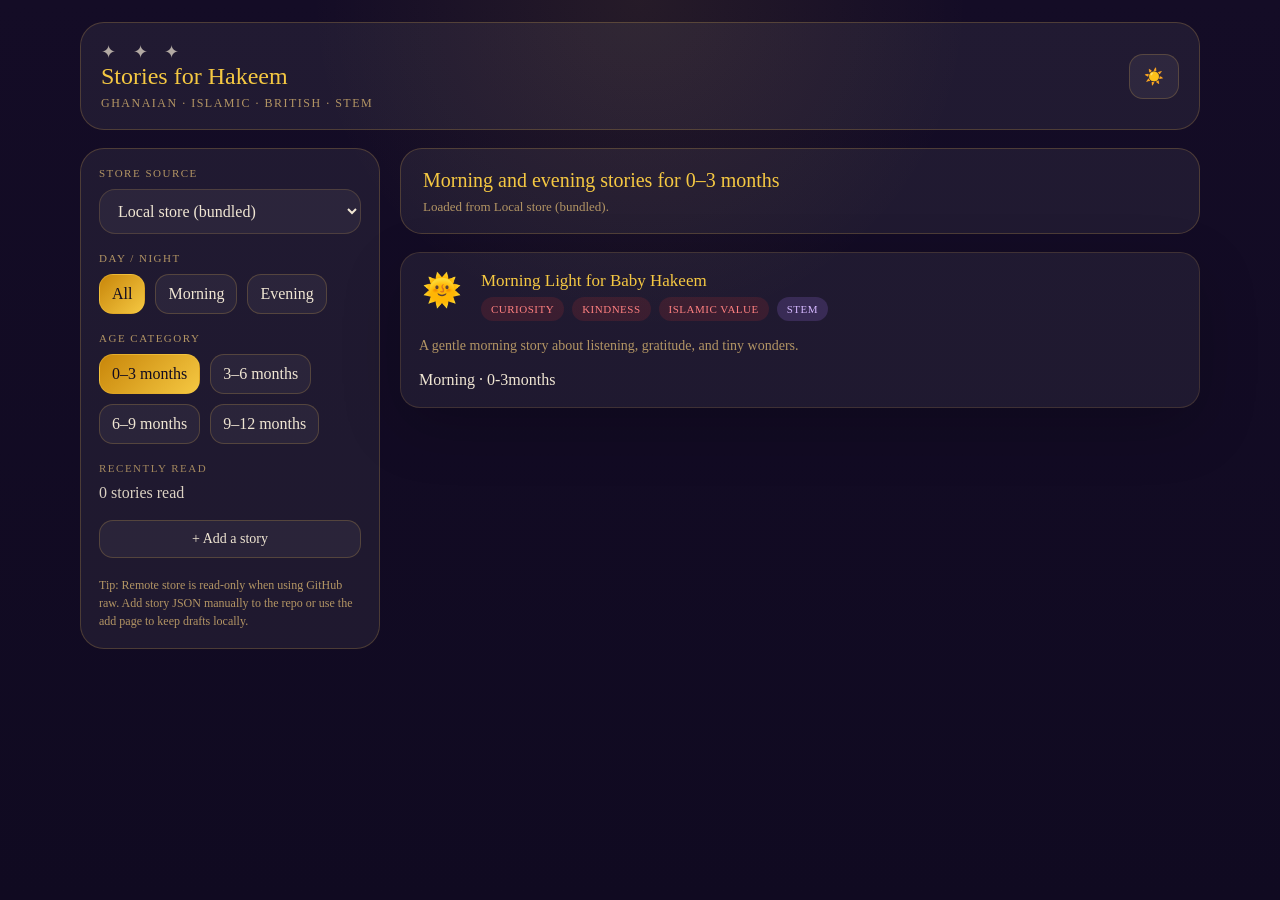
<file: index.html>
<!DOCTYPE html>
<html lang="en">

<head>
  <meta charset="UTF-8">
  <meta name="viewport" content="width=device-width, initial-scale=1.0">
  <title>Hakeem Stories</title>
  <link rel="stylesheet" href="styles.css">
</head>

<body>
  <div class="app">
    <header class="header">
      <a href="index.html" class="home-link">
        <div class="stars">✦ ✦ ✦</div>
        <div class="app-title">Stories for Hakeem</div>
        <div class="app-sub">Ghanaian · Islamic · British · STEM</div>
      </a>
      <button id="theme-toggle" class="theme-toggle" aria-label="Toggle theme">🌙</button>
    </header>

    <div class="main-grid">
      <aside class="side-panel">
        <div class="panel-section">
          <div class="panel-label">Store Source</div>
          <select id="store-select" class="select-input"></select>
        </div>

        <div class="panel-section">
          <div class="panel-label">Day / Night</div>
          <div class="toggle-row" id="time-toggle"></div>
        </div>

        <div class="panel-section">
          <div class="panel-label">Age category</div>
          <div class="age-list" id="age-filter"></div>
        </div>

        <div class="panel-section small">
          <div class="panel-label">Recently read</div>
          <div id="read-count">0 stories</div>
        </div>

        <div class="panel-section panel-action">
          <button id="show-add-page" class="action-button">+ Add a story</button>
        </div>

        <div class="panel-note" id="store-note"></div>
      </aside>

      <section class="content" id="content-area">
        <div class="page-header">
          <div>
            <div class="page-title" id="page-title">Morning stories for 0–3 months</div>
            <div class="page-sub" id="page-sub">Stories load from the selected source and remember what you read.</div>
          </div>
          <div id="status-banner" class="status-banner hidden"></div>
        </div>

        <div id="story-page">
          <div id="story-list" class="story-list"></div>
        </div>

        <div id="add-page" class="add-page hidden"></div>
      </section>
    </div>
  </div>

  <div class="reader-overlay" id="reader-overlay">
    <div class="reader-header">
      <button class="back-btn" id="close-reader">← Back</button>
      <span class="reader-time-badge" id="reader-badge">Morning story</span>
    </div>
    <div class="reader-body" id="reader-body"></div>
  </div>

  <script src="app.js"></script>
</body>

</html>
</file>
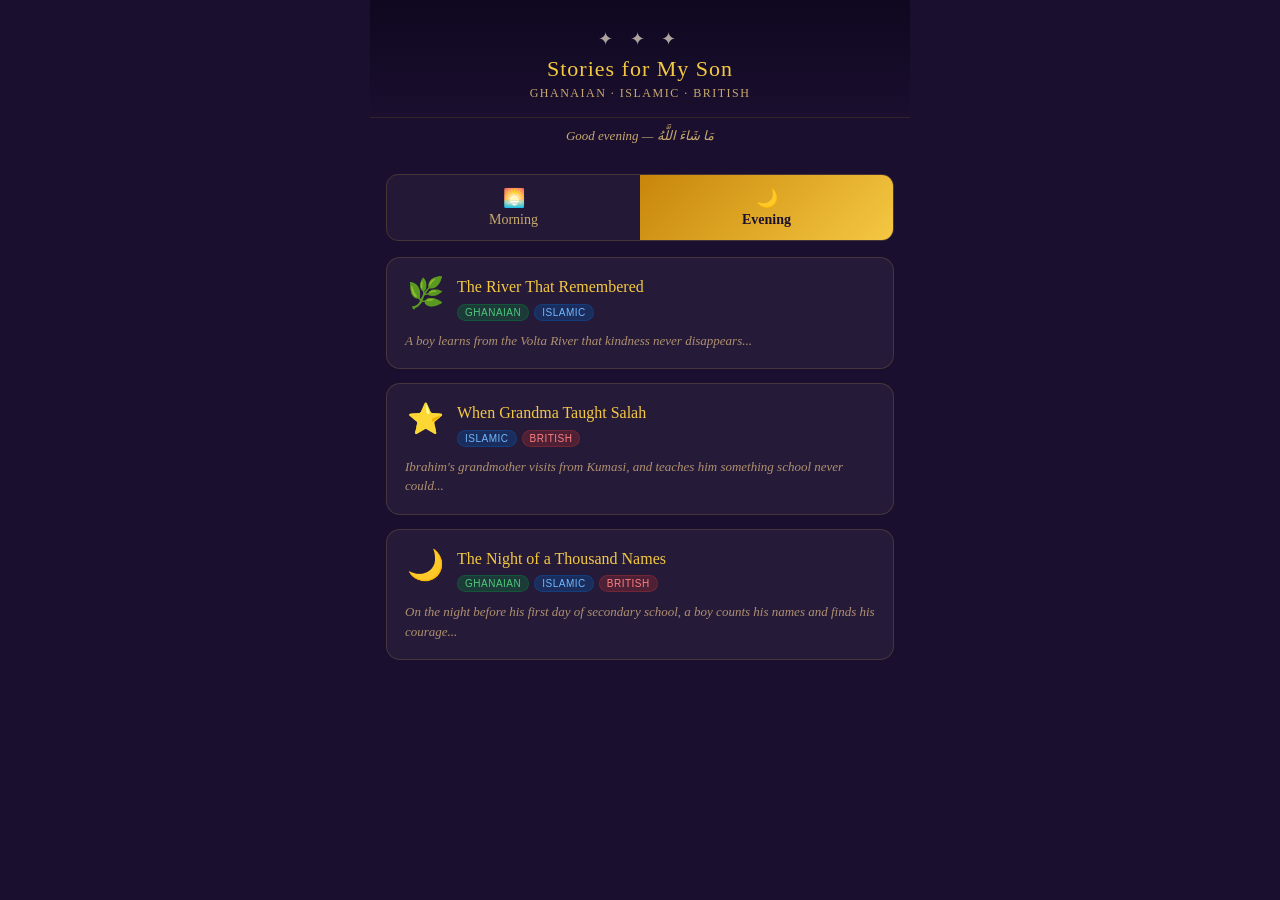
<file: sample.html>
<!DOCTYPE html>
<html lang="en">

<head>
    <meta charset="UTF-8">
    <meta name="viewport" content="width=device-width, initial-scale=1">
    <style>
        * {
            box-sizing: border-box;
            margin: 0;
            padding: 0;
        }

        body {
            font-family: Georgia, 'Times New Roman', serif;
            background: #1a0f2e;
            color: #f0e6d3;
            min-height: 100vh;
            padding: 0;
        }

        .app {
            max-width: 540px;
            margin: 0 auto;
            padding: 0 0 60px;
        }

        .header {
            text-align: center;
            padding: 28px 20px 16px;
            background: linear-gradient(180deg, #0f0820 0%, #1a0f2e 100%);
            border-bottom: 1px solid rgba(255, 200, 80, 0.15);
        }

        .stars {
            font-size: 18px;
            letter-spacing: 6px;
            opacity: 0.7;
            margin-bottom: 6px;
        }

        .app-title {
            font-size: 22px;
            color: #f5c842;
            font-weight: normal;
            letter-spacing: 1px;
        }

        .app-sub {
            font-size: 12px;
            color: #c8a96e;
            margin-top: 4px;
            letter-spacing: 1.5px;
            text-transform: uppercase;
        }

        .time-tabs {
            display: flex;
            margin: 20px 16px 0;
            border-radius: 12px;
            overflow: hidden;
            border: 1px solid rgba(255, 200, 80, 0.2);
        }

        .tab {
            flex: 1;
            padding: 12px 8px;
            text-align: center;
            cursor: pointer;
            font-size: 14px;
            font-family: Georgia, serif;
            background: rgba(255, 255, 255, 0.04);
            color: #c8a96e;
            border: none;
            transition: all 0.25s;
        }

        .tab.active {
            background: linear-gradient(135deg, #c8860a, #f5c842);
            color: #1a0f2e;
            font-weight: bold;
        }

        .tab-icon {
            font-size: 18px;
            display: block;
            margin-bottom: 3px;
        }

        .story-list {
            padding: 16px;
            display: flex;
            flex-direction: column;
            gap: 14px;
        }

        .story-card {
            background: rgba(255, 255, 255, 0.05);
            border: 1px solid rgba(255, 200, 80, 0.15);
            border-radius: 14px;
            padding: 18px;
            cursor: pointer;
            transition: all 0.2s;
        }

        .story-card:hover {
            background: rgba(255, 255, 255, 0.09);
            border-color: rgba(255, 200, 80, 0.35);
            transform: translateY(-1px);
        }

        .card-top {
            display: flex;
            align-items: flex-start;
            gap: 12px;
        }

        .card-icon {
            font-size: 30px;
            min-width: 40px;
            text-align: center;
            line-height: 1;
            margin-top: 2px;
        }

        .card-meta {
            flex: 1;
        }

        .card-title {
            font-size: 16px;
            color: #f5c842;
            font-weight: normal;
            line-height: 1.35;
            margin-bottom: 4px;
        }

        .card-tags {
            display: flex;
            gap: 5px;
            flex-wrap: wrap;
            margin-top: 6px;
        }

        .tag {
            font-size: 10px;
            padding: 2px 7px;
            border-radius: 20px;
            font-family: 'Helvetica Neue', sans-serif;
            text-transform: uppercase;
            letter-spacing: 0.5px;
        }

        .tag-gh {
            background: rgba(0, 150, 57, 0.25);
            color: #4ec97a;
            border: 1px solid rgba(0, 150, 57, 0.3);
        }

        .tag-is {
            background: rgba(0, 100, 200, 0.25);
            color: #70b8ff;
            border: 1px solid rgba(0, 100, 200, 0.3);
        }

        .tag-uk {
            background: rgba(200, 50, 50, 0.25);
            color: #ff8080;
            border: 1px solid rgba(200, 50, 50, 0.3);
        }

        .card-preview {
            font-size: 13px;
            color: #b09070;
            margin-top: 10px;
            line-height: 1.5;
            font-style: italic;
        }

        /* Story reader overlay */
        .reader-overlay {
            display: none;
            position: fixed;
            inset: 0;
            background: #0f0820;
            z-index: 100;
            overflow-y: auto;
        }

        .reader-overlay.open {
            display: block;
        }

        .reader-header {
            display: flex;
            align-items: center;
            padding: 16px;
            border-bottom: 1px solid rgba(255, 200, 80, 0.15);
            position: sticky;
            top: 0;
            background: #0f0820;
            z-index: 10;
        }

        .back-btn {
            background: none;
            border: 1px solid rgba(255, 200, 80, 0.3);
            color: #f5c842;
            padding: 8px 14px;
            border-radius: 8px;
            cursor: pointer;
            font-size: 13px;
            font-family: Georgia, serif;
        }

        .reader-time-badge {
            margin-left: auto;
            font-size: 11px;
            color: #c8a96e;
            text-transform: uppercase;
            letter-spacing: 1px;
        }

        .reader-body {
            padding: 24px 20px 48px;
            max-width: 540px;
            margin: 0 auto;
        }

        .reader-icon {
            font-size: 52px;
            text-align: center;
            margin-bottom: 12px;
        }

        .reader-title {
            font-size: 22px;
            color: #f5c842;
            text-align: center;
            font-weight: normal;
            line-height: 1.4;
            margin-bottom: 8px;
        }

        .reader-tags {
            display: flex;
            gap: 6px;
            justify-content: center;
            margin-bottom: 24px;
        }

        .divider {
            text-align: center;
            color: rgba(245, 200, 66, 0.3);
            font-size: 20px;
            letter-spacing: 8px;
            margin: 20px 0;
        }

        .story-text {
            font-size: 17px;
            line-height: 1.85;
            color: #e8d8c0;
        }

        .story-text p {
            margin-bottom: 18px;
        }

        .lesson-box {
            background: rgba(245, 200, 66, 0.08);
            border: 1px solid rgba(245, 200, 66, 0.2);
            border-radius: 12px;
            padding: 16px 18px;
            margin-top: 28px;
        }

        .lesson-label {
            font-size: 11px;
            color: #f5c842;
            text-transform: uppercase;
            letter-spacing: 2px;
            margin-bottom: 8px;
            font-family: 'Helvetica Neue', sans-serif;
        }

        .lesson-text {
            font-size: 15px;
            color: #d4c0a0;
            line-height: 1.6;
            font-style: italic;
        }

        .dua-box {
            background: rgba(0, 100, 200, 0.1);
            border: 1px solid rgba(0, 100, 200, 0.25);
            border-radius: 12px;
            padding: 16px 18px;
            margin-top: 14px;
        }

        .dua-arabic {
            font-size: 20px;
            text-align: center;
            color: #90c0ff;
            margin-bottom: 8px;
            line-height: 1.8;
            direction: rtl;
        }

        .dua-translation {
            font-size: 13px;
            color: #8aabce;
            text-align: center;
            font-style: italic;
        }

        .nav-btns {
            display: flex;
            gap: 10px;
            margin-top: 32px;
        }

        .nav-btn {
            flex: 1;
            padding: 13px;
            border-radius: 10px;
            cursor: pointer;
            font-size: 14px;
            font-family: Georgia, serif;
            transition: all 0.2s;
            border: 1px solid rgba(255, 200, 80, 0.3);
            background: rgba(255, 200, 80, 0.08);
            color: #f5c842;
        }

        .nav-btn:hover {
            background: rgba(255, 200, 80, 0.15);
        }

        .nav-btn:disabled {
            opacity: 0.3;
            cursor: default;
        }

        .progress-dots {
            display: flex;
            justify-content: center;
            gap: 8px;
            margin-top: 24px;
        }

        .dot {
            width: 7px;
            height: 7px;
            border-radius: 50%;
            background: rgba(255, 200, 80, 0.2);
            transition: all 0.2s;
            cursor: pointer;
        }

        .dot.active {
            background: #f5c842;
            transform: scale(1.3);
        }

        .greeting-bar {
            text-align: center;
            padding: 10px 16px;
            font-size: 13px;
            color: #c8a96e;
            font-style: italic;
        }
    </style>
</head>

<body>
    <div class="app">
        <div class="header">
            <div class="stars">✦ ✦ ✦</div>
            <div class="app-title">Stories for My Son</div>
            <div class="app-sub">Ghanaian · Islamic · British</div>
        </div>

        <div class="greeting-bar" id="greeting"></div>

        <div class="time-tabs">
            <button class="tab active" id="tab-morning" onclick="switchTab('morning')">
                <span class="tab-icon">🌅</span> Morning
            </button>
            <button class="tab" id="tab-evening" onclick="switchTab('evening')">
                <span class="tab-icon">🌙</span> Evening
            </button>
        </div>

        <div class="story-list" id="story-list"></div>
    </div>

    <div class="reader-overlay" id="reader">
        <div class="reader-header">
            <button class="back-btn" onclick="closeReader()">← Back</button>
            <span class="reader-time-badge" id="reader-time-badge"></span>
        </div>
        <div class="reader-body" id="reader-body"></div>
    </div>

    <script>
        const stories = {
            morning: [
                {
                    icon: "🕷️",
                    title: "Anansi and the Stolen Yams",
                    tags: ["Ghanaian", "Islamic", "British"],
                    preview: "Anansi learns that cleverness without honesty leaves an empty belly...",
                    text: [
                        "Long ago in Kumasi, when the sky was still low enough to touch, Anansi the Spider was very hungry. The rains had been late, and his yam patch had given nothing. But his neighbour Kofi — a kind, quiet man — had yams piled high like a little mountain.",
                        "One night, Anansi crept to Kofi's garden and took three fat yams. He cooked them quietly, ate them happily, and told himself, \"Nobody saw. Nobody knows.\"",
                        "But Allah sees everything, my son. Everything.",
                        "The next morning, Kofi knocked on Anansi's door. \"Brother, someone took my yams. I don't know who. But I am not angry — whoever did it must have been very hungry. I hope Allah fills their belly.\"",
                        "Anansi felt something hot and heavy in his chest — heavier than the yams he had eaten. That heavy feeling is called shame, and it comes when we know we have done wrong.",
                        "He went inside, brought out his best cloth — the one his grandmother had woven — and placed it at Kofi's feet. \"It was me,\" he said. \"I was hungry and afraid to ask. I am sorry.\"",
                        "Kofi smiled and lifted him up. \"Honesty after a mistake is even braver than never making one. Come, let us share breakfast together.\"",
                        "And from that day, Anansi learned: the cleverest thing a man can do is tell the truth."
                    ],
                    lesson: "If you ever make a mistake, the bravest thing you can do is say \"I'm sorry\" and mean it. Allah loves those who are honest, even when it is hard.",
                    dua: { arabic: "رَبِّ اجْعَلْنِي مُقِيمَ الصَّلَاةِ", translation: "\"My Lord, make me one who establishes prayer\" — Surah Ibrahim 14:40" }
                },
                {
                    icon: "🥁",
                    title: "The Boy Who Heard the Drum",
                    tags: ["Ghanaian", "British"],
                    preview: "When Kwame moves to London, he feels lost — until he listens to something deep inside...",
                    text: [
                        "Kwame was eight years old when his family moved from Accra to London. The sky was grey, the food was strange, and nobody at school could say his name right. \"Kuh-WAH-may,\" he said again and again, patiently, the way his mother taught him.",
                        "At break time, he sat alone on a bench. He could hear, far away inside his chest, a sound — ba-dum, ba-dum — like the fontomfrom drums his grandfather played at ceremonies back home.",
                        "A boy called Marcus came and sat beside him. \"You look sad,\" said Marcus. \"First week?\" Kwame nodded. \"It gets better,\" said Marcus. \"What's your name actually?\" Kwame told him. \"Cool name,\" said Marcus. \"Mine's boring.\"",
                        "Kwame smiled for the first time that day.",
                        "In class, the teacher asked everyone to share something from their family. Most children talked about holidays. Kwame stood up and said: \"My grandfather is a master drummer. In Ghana, the drum is a language. It can say: the chief is coming, or: someone has died, or: come, we are celebrating. My name, Kwame, means born on Saturday — and on Saturday mornings, my grandfather always drums.\"",
                        "The class was completely silent. Then they all wanted to know more.",
                        "That evening, Kwame wrote to his grandfather: \"Grandpa, I brought you to London today. Nobody laughed. They listened.\""
                    ],
                    lesson: "Your name, your language, your people — these are gifts. Never be ashamed of them. The things that make you different are often the things people most want to know.",
                    dua: { arabic: "اللَّهُمَّ أَعِنِّي عَلَى ذِكْرِكَ وَشُكْرِكَ وَحُسْنِ عِبَادَتِكَ", translation: "\"O Allah, help me remember You, thank You, and worship You in the best way\" — Abu Dawud" }
                },
                {
                    icon: "🦁",
                    title: "The Lion Who Was Afraid of the Dark",
                    tags: ["Islamic", "British"],
                    preview: "Even the bravest of all creatures has something to teach us about fear and trust...",
                    text: [
                        "In a wide golden savannah, there was a young lion named Asad. His mane was just beginning to grow — little tufts above his ears like a crown not yet finished — and everyone said he would be the greatest lion the pride had ever known.",
                        "But every night, when the sun went down and the stars came out, Asad would not leave his mother's side. \"The dark is too dark,\" he whispered.",
                        "One evening, an old tortoise called Musa was passing slowly by. \"Young lion,\" said Musa, \"what do you fear in the darkness?\" \"I don't know what is there,\" said Asad.",
                        "\"Ah,\" said Musa. \"Neither do I. But I know Who made the darkness, the same as Who made the light. And that One does not sleep.\"",
                        "\"Who?\" asked Asad. \"Allah,\" said the tortoise simply, and continued walking.",
                        "That night, Asad looked up at the stars. He remembered: Allah made every one of those stars. Allah made the darkness. Allah made me. And Allah does not sleep.",
                        "He stepped out from his mother's side — just three steps — into the warm dark night. The grass smelled of rain. Crickets sang. Nothing bad happened.",
                        "\"Good,\" said his mother quietly, watching him. \"That is called tawakkul — trust in Allah. It is the beginning of all courage.\""
                    ],
                    lesson: "It is okay to feel afraid. Even lions feel afraid. But when you remember that Allah is always watching over you, you can take that first brave step.",
                    dua: { arabic: "حَسْبِيَ اللَّهُ لَا إِلَٰهَ إِلَّا هُوَ ۖ عَلَيْهِ تَوَكَّلْتُ", translation: "\"Allah is sufficient for me; there is no god but Him. In Him I place my trust.\" — Surah At-Tawbah 9:129" }
                }
            ],
            evening: [
                {
                    icon: "🌿",
                    title: "The River That Remembered",
                    tags: ["Ghanaian", "Islamic"],
                    preview: "A boy learns from the Volta River that kindness never disappears...",
                    text: [
                        "Near the banks of the great Volta River, there lived a boy named Yaw. Every evening he would come to the river to wash his face before Maghrib prayer.",
                        "One evening, he found a small fish flopping on the bank, gasping. A fisherman had dropped it and walked on. Yaw scooped it up gently and placed it back in the water. \"Go,\" he said softly. The fish flicked its tail and vanished.",
                        "Weeks later, Yaw fell into the river during the rainy season when the current was strong. He tumbled and tumbled, swallowing water, unable to swim to shore.",
                        "Then he felt something — a firm push against his back, gentle but powerful, steering him toward a rock where he could grab hold. He pulled himself up, gasping. He looked back into the brown rushing water.",
                        "A silver tail flickered, then was gone.",
                        "He ran home. His grandmother was making groundnut soup. He told her what had happened. She stirred the pot slowly and said: \"The Akan people say: Onipa na ohwɛ onipa — it is a person who looks after another person. But kindness travels further than people. It travels through water, through air, through years. Allah does not let a good deed disappear, my son. Not ever.\"",
                        "Yaw sat by the fire and remembered the fish. He understood now that every kind thing he did was a seed dropped into a river he could not see. And rivers always find their way home."
                    ],
                    lesson: "Every single kind thing you do matters, even when no one is watching. Allah sees it. And kindness has a way of coming back to you, sometimes from places you never expect.",
                    dua: { arabic: "اللَّهُمَّ إِنِّي أَسْأَلُكَ الْعَفْوَ وَالْعَافِيَةَ", translation: "\"O Allah, I ask You for pardon and wellbeing.\" — Ibn Majah" }
                },
                {
                    icon: "⭐",
                    title: "When Grandma Taught Salah",
                    tags: ["Islamic", "British"],
                    preview: "Ibrahim's grandmother visits from Kumasi, and teaches him something school never could...",
                    text: [
                        "When Ibrahim was seven, his grandmother Maame flew from Kumasi to Birmingham to stay for the whole of winter. She wore two jumpers on top of each other and still said \"Ei! This cold!\" every single day.",
                        "Ibrahim was embarrassed to pray at school. When Dhuhr time came, he would stay in the library and pretend to read. It was easier. Nobody asked questions.",
                        "One evening, Maame unrolled her prayer mat — the green and gold one she had brought from home — and began to pray. Ibrahim sat on the sofa and watched.",
                        "The way she prayed was different from anyone he had seen. She was completely still between movements. Like the whole world had gone quiet inside her.",
                        "Afterwards she called him over. \"Come, sit.\" She took his small hands in her big warm ones. \"Why do you not pray at school?\" she asked.",
                        "\"They'll think it's weird,\" he said quietly. She nodded slowly. \"Do you know, when I was young, I walked four miles to the mosque because there was none in our village. In the mud. My shoes would be red by the time I arrived.\" She smiled. \"And I thought: Allah is worth four miles in the mud. Is He worth five minutes in a library?\"",
                        "The next day, Ibrahim asked his teacher for a quiet room. She said yes straight away. He laid his jumper on the floor as a mat. He prayed.",
                        "It was the best Dhuhr he had ever prayed."
                    ],
                    lesson: "Prayer is a gift — one that belongs to you, wherever you are. You never have to be ashamed of speaking to Allah. He is always listening.",
                    dua: { arabic: "رَبِّ أَوْزِعْنِي أَنْ أَشْكُرَ نِعْمَتَكَ الَّتِي أَنْعَمْتَ عَلَيَّ", translation: "\"My Lord, enable me to be grateful for the favour You have given me.\" — Surah An-Naml 27:19" }
                },
                {
                    icon: "🌙",
                    title: "The Night of a Thousand Names",
                    tags: ["Ghanaian", "Islamic", "British"],
                    preview: "On the night before his first day of secondary school, a boy counts his names and finds his courage...",
                    text: [
                        "The night before his first day at secondary school, Kofi-Ibrahim Asante couldn't sleep.",
                        "He had three names and felt like three different people. At school he was Kofi — easy to say, easy to forget. At the mosque he was Ibrahim — serious, grown-up, responsible. At home with Grandpa on WhatsApp, he was Nana — the little one, the loved one.",
                        "\"Which one should I be tomorrow?\" he asked the ceiling.",
                        "His father came in and sat on the edge of the bed. He said nothing for a moment. Then: \"Do you know what the Prophet ﷺ was called? He was called Al-Amin — the trustworthy one — by people who did not even share his faith. He was called Habib by those who loved him. He was called Messenger by angels.\"",
                        "\"Many names?\" said Kofi-Ibrahim. \"Many names,\" said his father. \"Because many people loved him in many ways. Your names are not confusion. They are a map of everyone who loves you.\"",
                        "\"Kofi is your grandfather's gift. Ibrahim is the name of a prophet who walked through fire and was not burned, because his trust in Allah was unshakeable. And Asante — that is a whole people, a whole history, warriors and kings and weavers and farmers, all standing behind you.\"",
                        "Kofi-Ibrahim was quiet. Then he said: \"That's a lot of people.\" His father laughed softly. \"Yes. So tomorrow, when you walk through those gates — you are not going alone.\""
                    ],
                    lesson: "You carry many people with you wherever you go — your family, your faith, your people. That is not a burden. That is a superpower.",
                    dua: { arabic: "رَبِّ اشْرَحْ لِي صَدْرِي وَيَسِّرْ لِي أَمْرِي", translation: "\"My Lord, expand my chest and ease my affairs.\" — Surah Ta-Ha 20:25-26" }
                }
            ]
        };

        let currentTab = 'morning';
        let currentStoryIndex = 0;

        function getGreeting() {
            const h = new Date().getHours();
            if (h < 12) return "Good morning — بِسْمِ اللَّهِ";
            if (h < 17) return "Good afternoon — الْحَمْدُ لِلَّهِ";
            return "Good evening — مَا شَاءَ اللَّهُ";
        }

        function switchTab(tab) {
            currentTab = tab;
            document.getElementById('tab-morning').classList.toggle('active', tab === 'morning');
            document.getElementById('tab-evening').classList.toggle('active', tab === 'evening');
            renderList();
        }

        function renderList() {
            const list = document.getElementById('story-list');
            const s = stories[currentTab];
            list.innerHTML = s.map((story, i) => `
    <div class="story-card" onclick="openStory(${i})">
      <div class="card-top">
        <div class="card-icon">${story.icon}</div>
        <div class="card-meta">
          <div class="card-title">${story.title}</div>
          <div class="card-tags">
            ${story.tags.map(t => `<span class="tag tag-${t === 'Ghanaian' ? 'gh' : t === 'Islamic' ? 'is' : 'uk'}">${t}</span>`).join('')}
          </div>
        </div>
      </div>
      <div class="card-preview">${story.preview}</div>
    </div>
  `).join('');
        }

        function openStory(index) {
            currentStoryIndex = index;
            const s = stories[currentTab];
            const story = s[index];

            document.getElementById('reader-time-badge').textContent = currentTab === 'morning' ? '🌅 Morning story' : '🌙 Evening story';

            const body = document.getElementById('reader-body');
            body.innerHTML = `
    <div class="reader-icon">${story.icon}</div>
    <div class="reader-title">${story.title}</div>
    <div class="reader-tags">
      ${story.tags.map(t => `<span class="tag tag-${t === 'Ghanaian' ? 'gh' : t === 'Islamic' ? 'is' : 'uk'}">${t}</span>`).join('')}
    </div>
    <div class="divider">✦ ✦ ✦</div>
    <div class="story-text">
      ${story.text.map(p => `<p>${p}</p>`).join('')}
    </div>
    <div class="lesson-box">
      <div class="lesson-label">📖 Lesson for you, my son</div>
      <div class="lesson-text">${story.lesson}</div>
    </div>
    <div class="dua-box">
      <div class="dua-arabic">${story.dua.arabic}</div>
      <div class="dua-translation">${story.dua.translation}</div>
    </div>
    <div class="nav-btns">
      <button class="nav-btn" onclick="prevStory()" ${index === 0 ? 'disabled' : ''}>← Previous</button>
      <button class="nav-btn" onclick="nextStory()" ${index === s.length - 1 ? 'disabled' : ''}>Next →</button>
    </div>
    <div class="progress-dots">
      ${s.map((_, i) => `<div class="dot ${i === index ? 'active' : ''}" onclick="openStory(${i})"></div>`).join('')}
    </div>
  `;

            document.getElementById('reader').classList.add('open');
            document.getElementById('reader').scrollTo(0, 0);
        }

        function closeReader() {
            document.getElementById('reader').classList.remove('open');
        }

        function prevStory() {
            if (currentStoryIndex > 0) openStory(currentStoryIndex - 1);
        }

        function nextStory() {
            if (currentStoryIndex < stories[currentTab].length - 1) openStory(currentStoryIndex + 1);
        }

        // Auto-select tab by time of day
        const hour = new Date().getHours();
        if (hour >= 17 || hour < 6) switchTab('evening');
        else switchTab('morning');

        document.getElementById('greeting').textContent = getGreeting();
        renderList();
    </script>
</body>

</html>
</file>
<file: styles.css>
:root {
  color-scheme: dark;
  --bg: radial-gradient(circle at top, rgba(245, 200, 66, 0.08), transparent 30%),
    linear-gradient(180deg, #140c26 0%, #100a21 100%);
  --surface: rgba(255, 255, 255, 0.06);
  --surface-strong: rgba(255, 255, 255, 0.12);
  --text: #f0e6d3;
  --muted: #b39564;
  --accent: #f5c842;
  --accent-soft: rgba(245, 200, 66, 0.16);
  --green: #4ec97a;
  --blue: #70b8ff;
  --red: #ff8080;
  --border: rgba(255, 200, 80, 0.2);
  --overlay-bg: rgba(16, 10, 33, 0.98);
  --shadow: 0 20px 60px rgba(0, 0, 0, 0.18);
}

body[data-theme="light"] {
  color-scheme: light;
  --bg: radial-gradient(circle at top, rgba(255, 255, 255, 0.85), transparent 30%),
    linear-gradient(180deg, #fbf7ed 0%, #ede4d5 100%);
  --surface: rgba(255, 255, 255, 0.9);
  --surface-strong: rgba(255, 255, 255, 0.98);
  --text: #1e1b18;
  --muted: #766757;
  --accent: #9b6d0f;
  --border: rgba(128, 96, 47, 0.16);
  --overlay-bg: rgba(255, 255, 255, 0.98);
  --shadow: 0 20px 60px rgba(0, 0, 0, 0.08);
}

body {
  margin: 0;
  font-family: Georgia, 'Times New Roman', serif;
  background: var(--bg);
  color: var(--text);
  min-height: 100vh;
}

button,
select,
input,
textarea {
  font: inherit;
}

button {
  cursor: pointer;
}

.app {
  max-width: 1120px;
  margin: 0 auto;
  padding: 22px 18px 40px;
}

.home-link {
  display: block;
  color: inherit;
  text-decoration: none;
}

.hidden {
  display: none !important;
}

.header {
  display: flex;
  align-items: center;
  justify-content: space-between;
  gap: 18px;
  padding: 18px 20px;
  margin-bottom: 18px;
  border-radius: 24px;
  background: var(--surface);
  border: 1px solid var(--border);
}

.stars {
  font-size: 18px;
  opacity: 0.7;
  letter-spacing: 6px;
}

.app-title {
  font-size: 24px;
  color: var(--accent);
}

.app-sub {
  margin-top: 6px;
  font-size: 12px;
  letter-spacing: 1.5px;
  color: var(--muted);
  text-transform: uppercase;
}

.theme-toggle {
  border: 1px solid var(--border);
  border-radius: 14px;
  padding: 12px 14px;
  background: var(--surface);
  color: var(--accent);
}

.main-grid {
  display: grid;
  grid-template-columns: 300px 1fr;
  gap: 20px;
}

.side-panel {
  display: flex;
  flex-direction: column;
  gap: 18px;
  background: var(--surface);
  border: 1px solid var(--border);
  border-radius: 24px;
  padding: 18px;
}

.panel-section {
  display: flex;
  flex-direction: column;
  gap: 10px;
}

.panel-section.small {
  opacity: 0.9;
}

.panel-action {
  margin-top: auto;
}

.panel-label {
  font-size: 11px;
  letter-spacing: 1.5px;
  text-transform: uppercase;
  color: var(--muted);
}

.select-input {
  width: 100%;
  padding: 12px 14px;
  border-radius: 16px;
  border: 1px solid rgba(255, 200, 80, 0.16);
  background: rgba(255, 255, 255, 0.05);
  color: var(--text);
}

.toggle-row,
.age-list {
  display: flex;
  flex-wrap: wrap;
  gap: 10px;
}

.filter-button,
.action-button,
.nav-btn {
  border: 1px solid rgba(255, 200, 80, 0.2);
  border-radius: 14px;
  background: rgba(255, 255, 255, 0.05);
  color: var(--text);
  padding: 10px 12px;
  transition: all 0.2s ease;
}

.filter-button.active,
.action-button:hover,
.nav-btn:hover {
  background: linear-gradient(135deg, #c8860a, #f5c842);
  color: #100a21;
  border-color: rgba(245, 200, 66, 0.35);
}

.action-button {
  width: 100%;
  font-size: 14px;
}

.panel-note {
  font-size: 12px;
  line-height: 1.5;
  color: var(--muted);
}

.content {
  display: flex;
  flex-direction: column;
  gap: 18px;
}

.page-header {
  display: flex;
  flex-wrap: wrap;
  justify-content: space-between;
  gap: 14px;
  align-items: flex-start;
  padding: 18px 22px;
  border-radius: 22px;
  background: var(--surface);
  border: 1px solid var(--border);
}

.page-title {
  font-size: 20px;
  color: var(--accent);
  line-height: 1.3;
}

.page-sub {
  font-size: 13px;
  color: var(--muted);
  margin-top: 6px;
}

.status-banner {
  padding: 12px 14px;
  border-radius: 16px;
  font-size: 13px;
  color: var(--text);
  background: rgba(255, 200, 80, 0.12);
  border: 1px solid rgba(255, 200, 80, 0.2);
}

.status-banner.hidden {
  display: none;
}

.story-list {
  display: grid;
  gap: 16px;
}

.story-card {
  display: grid;
  gap: 14px;
  padding: 18px;
  border-radius: 20px;
  background: var(--surface);
  border: 1px solid rgba(255, 200, 80, 0.14);
  box-shadow: var(--shadow);
}

.card-top {
  display: flex;
  gap: 16px;
  align-items: flex-start;
}

.card-icon {
  font-size: 32px;
  width: 46px;
  text-align: center;
}

.card-meta {
  flex: 1;
}

.card-title {
  font-size: 17px;
  color: var(--accent);
  margin-bottom: 6px;
}

.card-tags {
  display: flex;
  flex-wrap: wrap;
  gap: 8px;
}

.tag {
  padding: 6px 10px;
  border-radius: 999px;
  font-size: 11px;
  text-transform: uppercase;
  letter-spacing: 0.5px;
}

.tag-gh {
  background: rgba(0, 150, 57, 0.16);
  color: #4ec97a;
}

.tag-is {
  background: rgba(0, 100, 200, 0.16);
  color: #70b8ff;
}

.tag-uk {
  background: rgba(200, 50, 50, 0.16);
  color: #ff8080;
}

.tag-stem {
  background: rgba(170, 120, 255, 0.18);
  color: #d5b8ff;
}

.card-preview {
  font-size: 14px;
  color: var(--muted);
  line-height: 1.6;
}

.card-footer {
  display: flex;
  justify-content: space-between;
  align-items: center;
  gap: 12px;
}

.read-badge {
  font-size: 12px;
  color: #90c0ff;
}

.reader-overlay {
  display: none;
  position: fixed;
  inset: 0;
  background: var(--overlay-bg);
  z-index: 100;
  overflow-y: auto;
}

.reader-overlay.open {
  display: block;
}

.reader-header {
  position: sticky;
  top: 0;
  display: flex;
  align-items: center;
  justify-content: space-between;
  gap: 12px;
  padding: 18px 22px;
  background: var(--surface);
  border-bottom: 1px solid rgba(255, 200, 80, 0.12);
}

.back-btn {
  border: 1px solid var(--border);
  border-radius: 14px;
  padding: 10px 14px;
  background: var(--surface);
  color: var(--accent);
}

.reader-body {
  max-width: 720px;
  margin: 0 auto;
  padding: 24px 22px 40px;
}

.reader-icon {
  font-size: 52px;
  text-align: center;
  margin-bottom: 12px;
}

.reader-title {
  font-size: 26px;
  color: var(--accent);
  text-align: center;
  margin-bottom: 10px;
}

.reader-tags,
.progress-dots {
  display: flex;
  flex-wrap: wrap;
  gap: 8px;
  justify-content: center;
  margin-bottom: 22px;
}

.divider {
  text-align: center;
  color: rgba(245, 200, 66, 0.28);
  letter-spacing: 9px;
  margin: 22px 0;
}

.story-text p {
  margin-bottom: 18px;
  font-size: 17px;
  line-height: 1.9;
  color: #e8d8c0;
}

.lesson-box,
.dua-box,
.add-box {
  border-radius: 20px;
  padding: 18px;
  margin-top: 24px;
  background: var(--surface);
  border: 1px solid rgba(255, 200, 80, 0.14);
}

.lesson-label {
  font-size: 11px;
  text-transform: uppercase;
  letter-spacing: 1.8px;
  color: var(--accent);
  margin-bottom: 10px;
}

.lesson-text,
.dua-translation,
.add-text {
  font-size: 15px;
  color: #d4c0a0;
  line-height: 1.7;
}

.dua-transliteration {
  font-size: 14px;
  color: #d4c0a0;
  text-align: center;
  margin-bottom: 10px;
}

.dua-arabic {
  font-size: 20px;
  text-align: center;
  color: #90c0ff;
  margin-bottom: 10px;
  line-height: 1.7;
  direction: rtl;
}

.nav-btns {
  display: grid;
  grid-template-columns: repeat(2, 1fr);
  gap: 12px;
  margin-top: 28px;
}

.nav-btn {
  padding: 14px 16px;
}

.dot {
  width: 8px;
  height: 8px;
  border-radius: 50%;
  background: rgba(255, 200, 80, 0.22);
}

.dot.active {
  background: var(--accent);
  transform: scale(1.3);
}

.add-form {
  display: grid;
  gap: 18px;
}

.add-form label {
  font-size: 13px;
  color: var(--muted);
}

.add-form input,
.add-form textarea,
.add-form select {
  width: 100%;
  border-radius: 16px;
  border: 1px solid rgba(255, 200, 80, 0.18);
  background: rgba(255, 255, 255, 0.05);
  color: var(--text);
  padding: 12px 14px;
}

.add-form textarea {
  min-height: 120px;
  resize: vertical;
}

.add-form .field-group {
  display: grid;
  gap: 10px;
}

.add-preview {
  white-space: pre-wrap;
  font-size: 13px;
  color: var(--muted);
  background: rgba(255, 255, 255, 0.03);
  border: 1px solid rgba(255, 200, 80, 0.14);
  padding: 14px;
  border-radius: 16px;
}

.empty-state {
  padding: 24px 18px;
  border-radius: 20px;
  background: rgba(255, 255, 255, 0.05);
  color: var(--muted);
}

@media (max-width: 980px) {
  .main-grid {
    grid-template-columns: 1fr;
  }
}

@media (max-width: 680px) {
  .header,
  .page-header,
  .reader-header {
    flex-direction: column;
    align-items: stretch;
  }

  .nav-btns {
    grid-template-columns: 1fr;
  }
}
</file>
